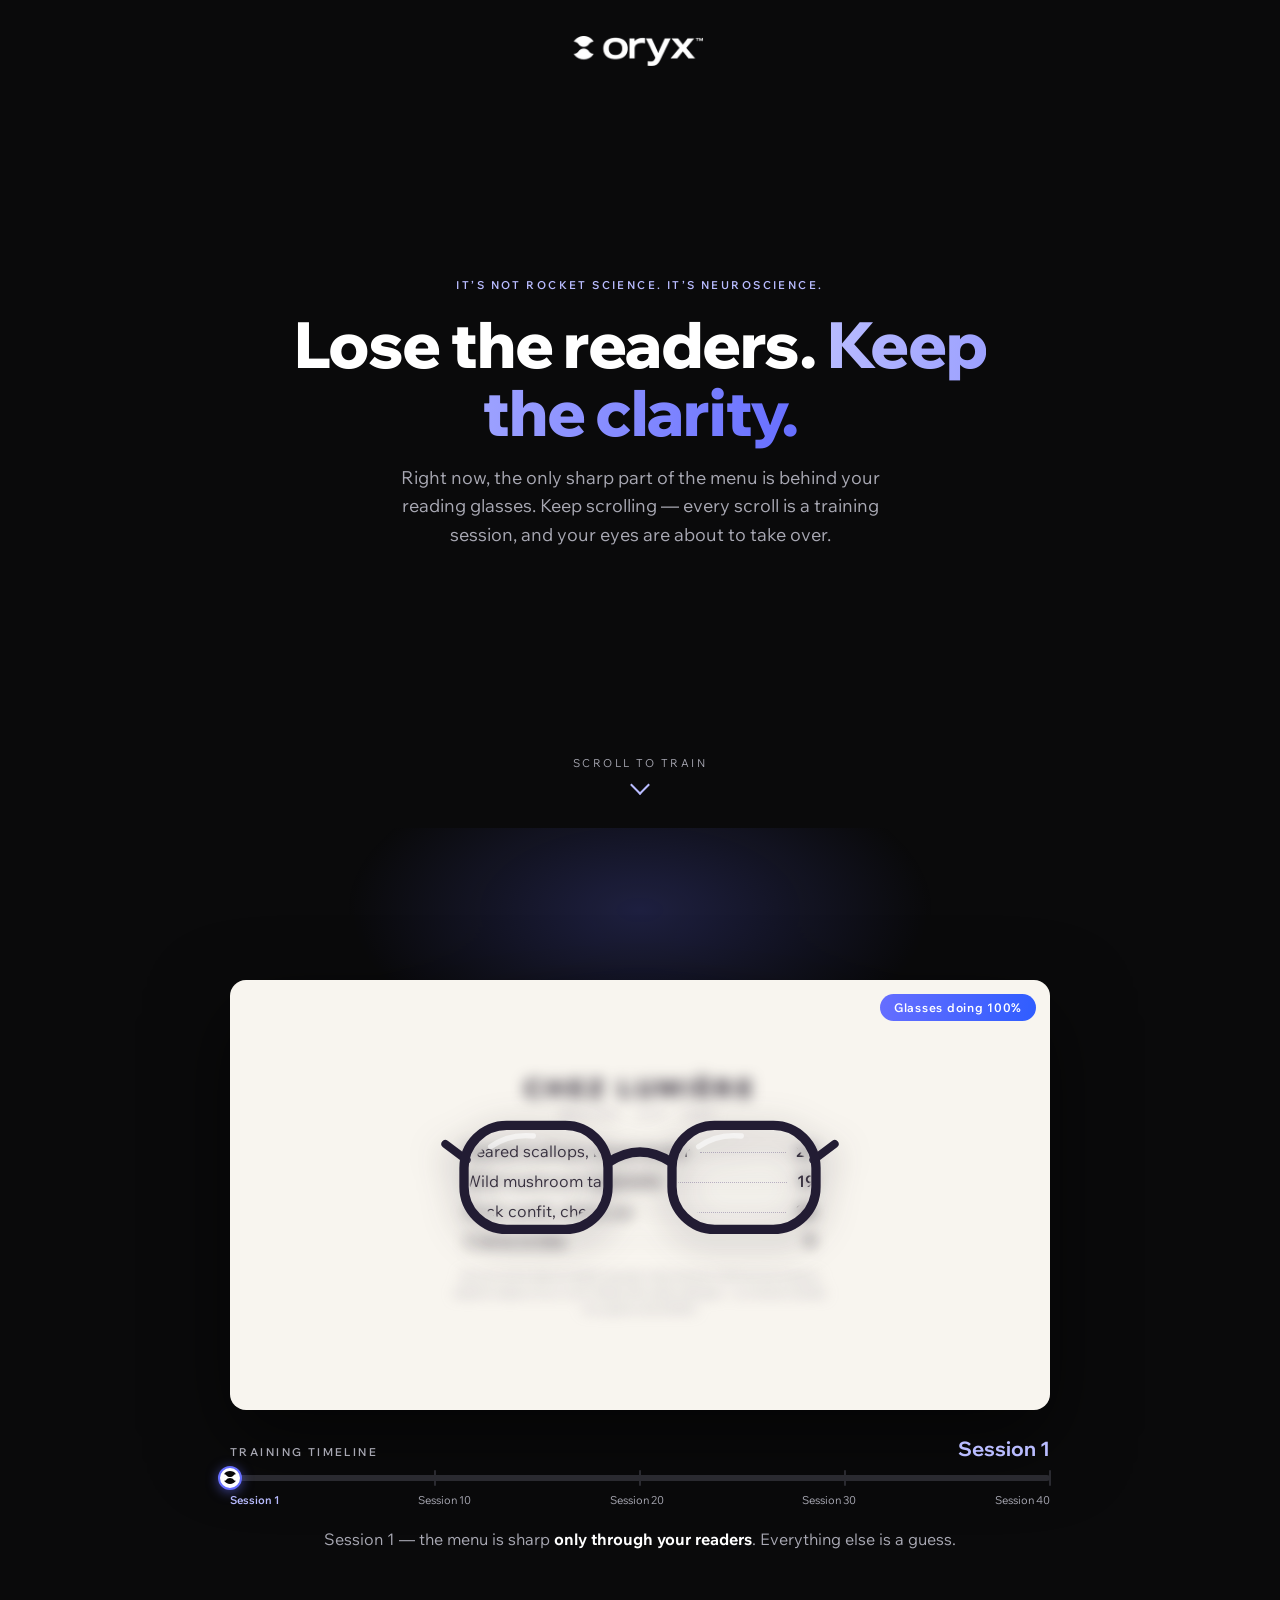
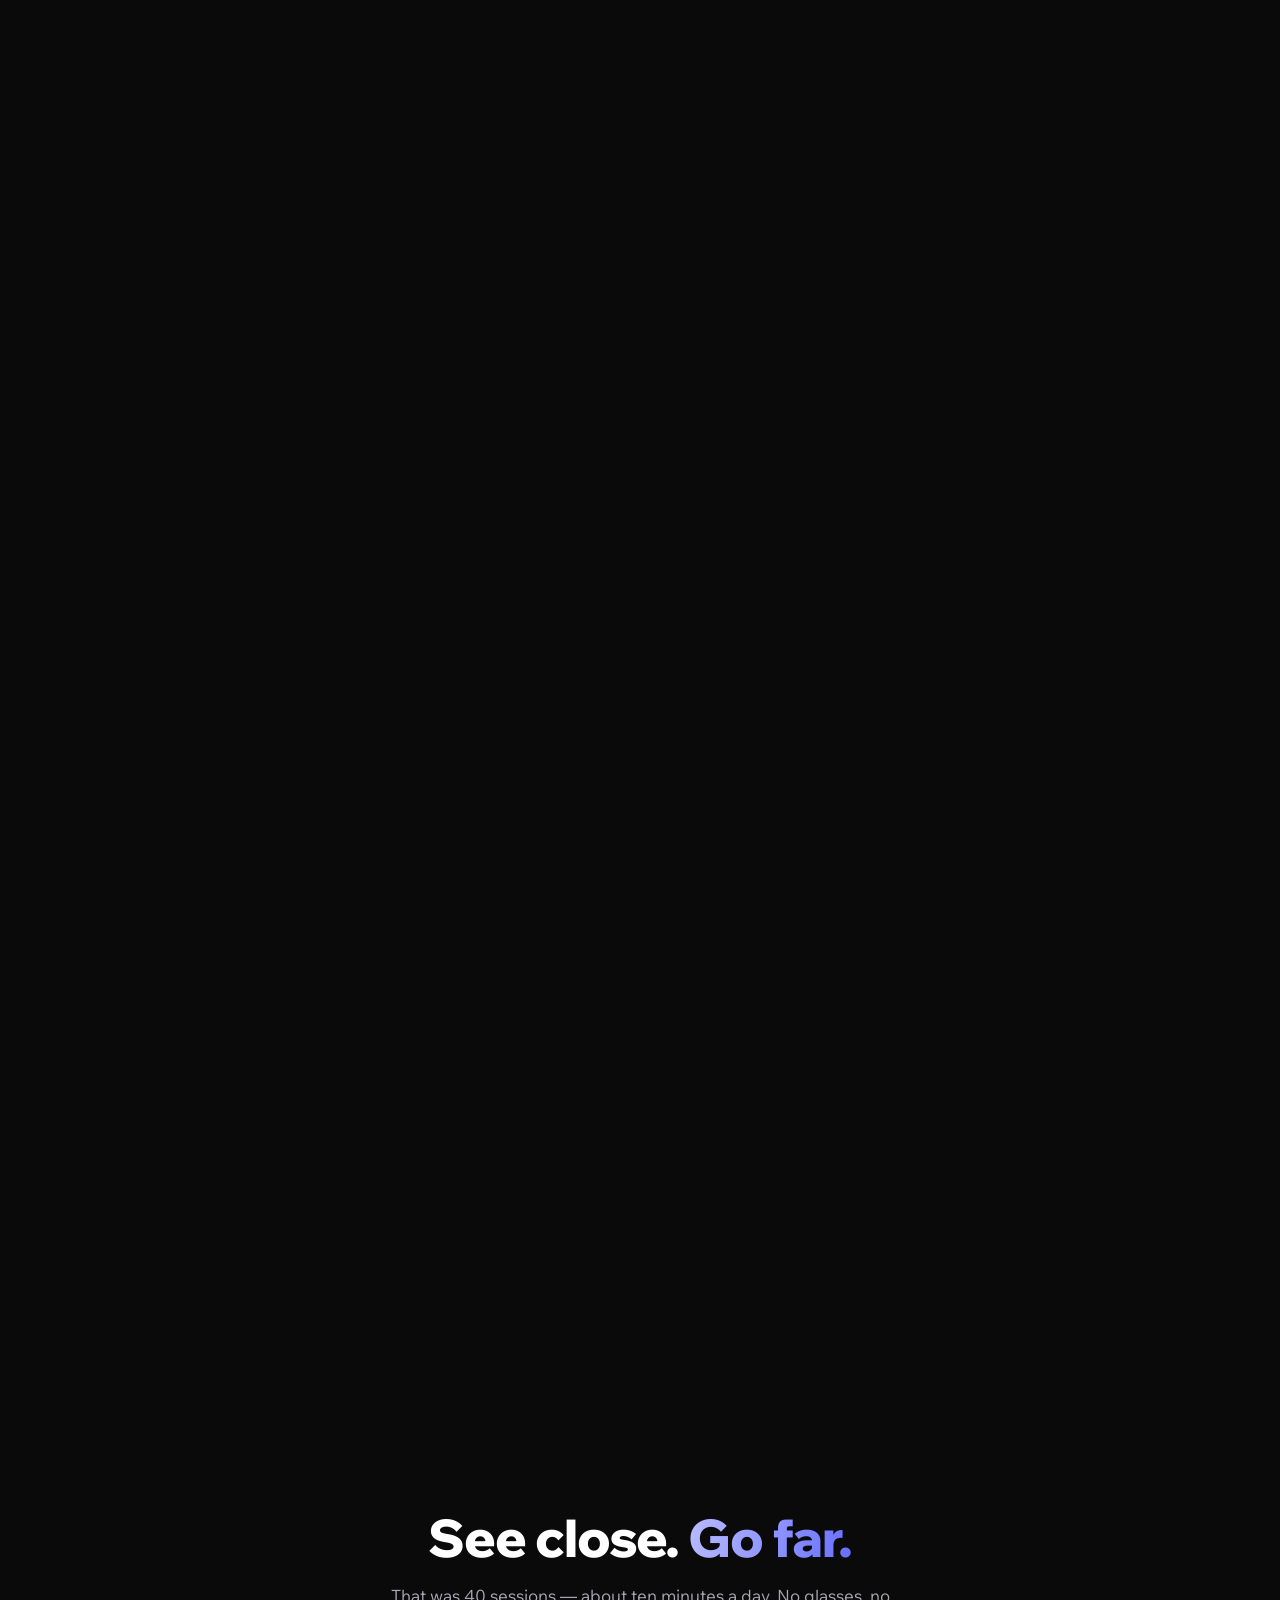
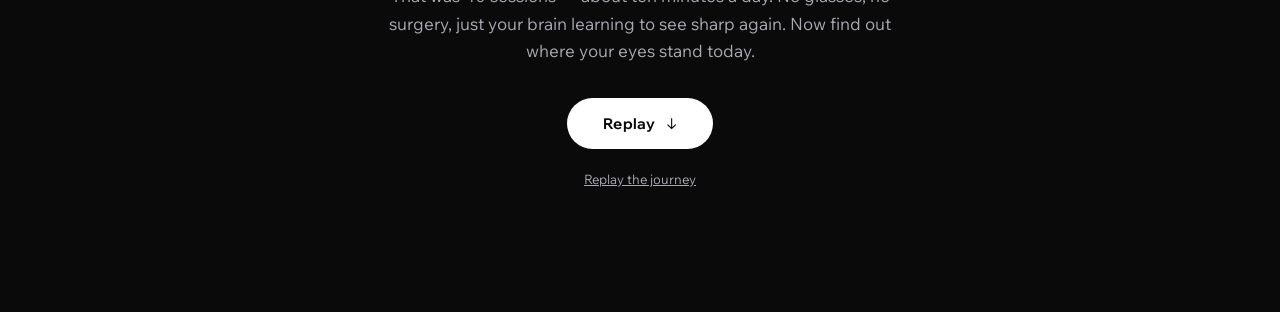
<file: widgets/scroll-journey/index.html>
<!DOCTYPE html>
<html lang="en">
<head>
<meta charset="UTF-8" />
<meta name="viewport" content="width=device-width, initial-scale=1.0" />
<title>oryx — Scroll yourself sharp</title>
<link rel="preconnect" href="https://fonts.googleapis.com" />
<link rel="preconnect" href="https://fonts.gstatic.com" crossorigin />
<link href="https://fonts.googleapis.com/css2?family=Wix+Madefor+Display:wght@400;600;700;800&family=Wix+Madefor+Text:wght@400;500&display=swap" rel="stylesheet" />
<link rel="stylesheet" href="scroll-journey.css" />
<style>
  /* Globals + shared colour tokens (provided by the host site when embedded;
     defined here so the standalone page is self-contained). */
  :root {
    --bg: #0a0a0b; --ink: #ffffff; --ink-soft: #a8a8b3;
    --lilac: #b9bcff; --violet: #666eff; --violet-deep: #2f5dff;
    --track: #2a2a30; --paper: #f8f5ef; --paper-ink: #2b2433;
  }
  * { box-sizing: border-box; margin: 0; padding: 0; }
  html { scroll-behavior: smooth; }
  body { font-family: "Wix Madefor Text", "Helvetica Neue", system-ui, sans-serif; background: var(--bg); color: var(--ink); }
</style>
</head>
<body>
  <div id="journey"></div>
  <script src="scroll-journey.js"></script>
  <script>
    // Standalone: the outro CTA just replays (no assessment section on this page).
    OryxJourney.mount('#journey', { nextHref: '#journey', nextLabel: 'Replay', logoSrc: '../../assets/oryx-logo.png' });
  </script>
</body>
</html>
</file>
<file: widgets/scroll-journey/scroll-journey.css>
/* Scroll-journey widget — "Scroll yourself sharp".
   Component styles scoped under .oryx-journey. Global resets, body and the shared
   colour variables live in the host site's CSS (assets/site.css), which defines
   --bg, --ink, --ink-soft, --lilac, --violet, --violet-deep, --track, --paper, --paper-ink. */

.oryx-journey { position: relative; }

/* ---------- Intro ---------- */
.oryx-journey .intro {
  min-height: 92vh;
  min-height: 92dvh;
  display: flex;
  flex-direction: column;
  align-items: center;
  justify-content: center;
  text-align: center;
  padding: 40px 20px;
  position: relative;
}
.oryx-journey .wordmark {
  position: absolute;
  top: 36px;
  left: 50%;
  transform: translateX(-50%);
  font-family: "Wix Madefor Display", system-ui, sans-serif;
  font-size: 22px;
  font-weight: 700;
  letter-spacing: 0.02em;
  user-select: none;
}
/* white logo (transparent PNG) — sits cleanly on the black intro */
.oryx-journey .wordmark-img { height: 30px; width: auto; display: block; }
.oryx-journey .wordmark sup { color: var(--lilac); font-size: 0.9em; vertical-align: super; }

.oryx-journey .eyebrow {
  font-size: 11px;
  font-weight: 600;
  letter-spacing: 0.22em;
  text-transform: uppercase;
  color: var(--lilac);
  margin-bottom: 18px;
}

.oryx-journey .intro h1 {
  font-family: "Wix Madefor Display", system-ui, sans-serif;
  font-size: clamp(36px, 6vw, 64px);
  line-height: 1.06;
  font-weight: 800;
  letter-spacing: -0.02em;
  margin-bottom: 18px;
  max-width: 760px;
}
.oryx-journey .intro h1 .accent {
  background: linear-gradient(100deg, var(--lilac) 0%, var(--violet) 100%);
  -webkit-background-clip: text;
  background-clip: text;
  color: transparent;
}
.oryx-journey .intro p {
  color: var(--ink-soft);
  font-size: 18px;
  line-height: 1.6;
  max-width: 540px;
}

.oryx-journey .scroll-hint {
  position: absolute;
  bottom: 36px;
  display: flex;
  flex-direction: column;
  align-items: center;
  gap: 8px;
  font-size: 11px;
  letter-spacing: 0.22em;
  text-transform: uppercase;
  color: var(--ink-soft);
}
.oryx-journey .scroll-hint .chevron {
  width: 14px;
  height: 14px;
  border-right: 2px solid var(--lilac);
  border-bottom: 2px solid var(--lilac);
  transform: rotate(45deg);
  animation: oxj-bob 1.6s ease-in-out infinite;
}
@keyframes oxj-bob {
  0%, 100% { transform: rotate(45deg) translate(0, 0); opacity: 1; }
  50%      { transform: rotate(45deg) translate(5px, 5px); opacity: 0.45; }
}

/* ---------- Scroll journey ---------- */
.oryx-journey .journey {
  position: relative;
  height: 420vh;   /* scroll distance = the 40 sessions */
}
.oryx-journey .sticky {
  position: sticky;
  top: 0;
  height: 100vh;
  height: 100dvh;
  display: flex;
  flex-direction: column;
  align-items: center;
  justify-content: center;
  gap: 26px;
  padding: 24px 20px;
  overflow: hidden;
}
.oryx-journey .sticky::before {
  content: "";
  position: absolute;
  top: -12%;
  left: 50%;
  transform: translateX(-50%);
  width: 720px;
  height: 380px;
  background: radial-gradient(420px 220px at 50% 50%, rgba(102, 110, 255, 0.22), transparent 70%);
  pointer-events: none;
}

.oryx-journey .vision-stage {
  position: relative;
  width: min(820px, 100%);
  height: min(54vh, 430px);
  height: min(52dvh, 430px);
  border-radius: 16px;
  background: var(--paper);
  overflow: hidden;
  box-shadow: 0 30px 80px rgba(0, 0, 0, 0.55);
}
.oryx-journey .menu-layer {
  position: absolute;
  inset: 0;
  display: flex;
  align-items: center;
  justify-content: center;
  padding: 30px 24px;
}
.oryx-journey .menu-card {
  width: 100%;
  max-width: 460px;
  text-align: center;
  color: var(--paper-ink);
  user-select: none;
}
.oryx-journey .menu-card .restaurant {
  font-family: "Wix Madefor Display", serif;
  font-size: clamp(17px, 2.6vw, 24px);
  font-weight: 800;
  letter-spacing: 0.18em;
  margin-bottom: 4px;
}
.oryx-journey .menu-card .sub {
  font-size: 11px;
  letter-spacing: 0.3em;
  text-transform: uppercase;
  color: #8a8090;
  margin-bottom: 20px;
}
.oryx-journey .menu-card .dish {
  display: flex;
  justify-content: space-between;
  align-items: baseline;
  gap: 10px;
  font-size: clamp(13px, 1.8vw, 15.5px);
  margin: 0 auto 10px;
  max-width: 350px;
}
.oryx-journey .menu-card .dish .dots {
  flex: 1;
  border-bottom: 1.5px dotted #b9b0c2;
  transform: translateY(-4px);
}
.oryx-journey .menu-card .dish .price { font-weight: 600; }
.oryx-journey .menu-card .fineprint {
  margin-top: 18px;
  font-size: 10px;
  line-height: 1.6;
  color: #97909e;
  max-width: 380px;
  margin-left: auto;
  margin-right: auto;
}

.oryx-journey #blurryLayer { filter: blur(7px); will-change: filter; }
.oryx-journey #sharpLayer  { will-change: opacity; }

.oryx-journey #glasses {
  position: absolute;
  pointer-events: none;
  filter: drop-shadow(0 10px 18px rgba(43, 36, 51, 0.35));
  will-change: transform, opacity;
  z-index: 3;
}

.oryx-journey .acuity-badge {
  position: absolute;
  top: 14px;
  right: 14px;
  font-size: 12px;
  font-weight: 600;
  letter-spacing: 0.06em;
  color: #fff;
  background: linear-gradient(100deg, var(--violet) 0%, var(--violet-deep) 100%);
  padding: 6px 14px;
  border-radius: 999px;
  font-variant-numeric: tabular-nums;
  z-index: 4;
}

/* ---------- HUD: rail + beats ---------- */
.oryx-journey .hud { width: min(820px, 100%); z-index: 2; }
.oryx-journey .hud-top {
  display: flex;
  justify-content: space-between;
  align-items: baseline;
  margin-bottom: 14px;
}
.oryx-journey .rail-label {
  font-family: "Wix Madefor Display", system-ui, sans-serif;
  font-size: 11px;
  font-weight: 600;
  text-transform: uppercase;
  letter-spacing: 0.22em;
  color: var(--ink-soft);
}
.oryx-journey .session-label {
  font-family: "Wix Madefor Display", system-ui, sans-serif;
  font-size: 20px;
  font-weight: 700;
  color: var(--lilac);
  font-variant-numeric: tabular-nums;
}
.oryx-journey .rail {
  position: relative;
  height: 6px;
  border-radius: 999px;
  background: var(--track);
  overflow: visible;
}
.oryx-journey .rail .fill {
  position: absolute;
  inset: 0 auto 0 0;
  width: 0%;
  border-radius: 999px;
  background: linear-gradient(to right, var(--violet), var(--lilac));
  will-change: width;
}
.oryx-journey .rail .playhead {
  position: absolute;
  top: 50%;
  left: 0%;
  width: 24px;
  height: 24px;
  border-radius: 50%;
  transform: translate(-50%, -50%);
  background: #fff url("data:image/svg+xml,%3Csvg xmlns='http://www.w3.org/2000/svg' viewBox='19 18 26 29'%3E%3Cpath d='M39.9226 37.5509C38.6316 35.2096 35.5717 33.5632 32 33.5632C28.4283 33.5632 25.3684 35.2096 24.0774 37.5509C23.2561 39.0427 21.3481 40.0286 19.2085 40.0286H19C21.6682 44.209 26.493 47 32 47C37.507 47 42.3318 44.209 45 40.0286H44.7915C42.6519 40.0286 40.7439 39.0427 39.9226 37.5509ZM24.0774 27.4491C25.3684 29.7903 28.4283 31.4368 32 31.4368C35.5717 31.4368 38.6316 29.7903 39.9226 27.4491C40.7439 25.9573 42.6519 24.9714 44.7915 24.9714H45C42.3318 20.791 37.507 18 32 18C26.493 18 21.6682 20.791 19 24.9714H19.2085C21.3481 24.9714 23.2561 25.9573 24.0774 27.4491Z' fill='%230a0a0b'/%3E%3C/svg%3E") center / 60% no-repeat;
  border: 2.5px solid var(--violet);
  box-shadow: 0 2px 12px rgba(102, 110, 255, 0.55);
  will-change: left;
  z-index: 2;
}
.oryx-journey .rail .tick {
  position: absolute;
  top: -5px;
  width: 2px;
  height: 16px;
  border-radius: 2px;
  background: var(--track);
  transform: translateX(-50%);
  transition: background 200ms ease;
}
.oryx-journey .rail .tick.reached { background: var(--lilac); }
.oryx-journey .tick-labels {
  display: flex;
  justify-content: space-between;
  margin-top: 12px;
  font-size: 11px;
  color: var(--ink-soft);
}
.oryx-journey .tick-labels span { transition: color 200ms ease; }
.oryx-journey .tick-labels span.reached { color: var(--lilac); font-weight: 600; }

.oryx-journey .beat {
  margin-top: 20px;
  text-align: center;
  font-size: clamp(14px, 1.9vw, 16px);
  line-height: 1.55;
  color: var(--ink-soft);
  min-height: 50px;
  transition: opacity 250ms ease;
}
.oryx-journey .beat strong { color: var(--ink); }

/* ---------- Outro ---------- */
.oryx-journey .outro {
  min-height: 56vh;
  min-height: 56dvh;
  display: flex;
  flex-direction: column;
  align-items: center;
  justify-content: center;
  text-align: center;
  padding: 40px 20px 64px;
}
.oryx-journey .outro h2 {
  font-family: "Wix Madefor Display", system-ui, sans-serif;
  font-size: clamp(32px, 5vw, 52px);
  font-weight: 800;
  letter-spacing: -0.02em;
  line-height: 1.1;
  margin-bottom: 16px;
}
.oryx-journey .outro h2 .accent {
  background: linear-gradient(100deg, var(--lilac) 0%, var(--violet) 100%);
  -webkit-background-clip: text;
  background-clip: text;
  color: transparent;
}
.oryx-journey .outro p {
  color: var(--ink-soft);
  font-size: 17px;
  line-height: 1.6;
  max-width: 520px;
  margin-bottom: 34px;
}
.oryx-journey .cta {
  display: inline-flex;
  align-items: center;
  gap: 10px;
  border: none;
  background: #fff;
  color: #0a0a0b;
  font-family: "Wix Madefor Display", system-ui, sans-serif;
  font-size: 15px;
  font-weight: 700;
  letter-spacing: 0.02em;
  padding: 16px 36px;
  border-radius: 999px;
  cursor: pointer;
  text-decoration: none;
  transition: transform 150ms ease, box-shadow 150ms ease, background 150ms ease, color 150ms ease;
}
.oryx-journey .cta:hover {
  transform: translateY(-2px);
  box-shadow: 0 8px 26px rgba(185, 168, 249, 0.35);
}
.oryx-journey .cta:active { transform: translateY(0); }
.oryx-journey .cta .arrow { transition: transform 150ms ease; }
.oryx-journey .cta:hover .arrow { transform: translateX(4px); }

.oryx-journey .replay {
  margin-top: 22px;
  background: none;
  border: 0;
  cursor: pointer;
  color: var(--ink-soft);
  font-size: 13px;
  text-decoration: underline;
  font-family: inherit;
}
.oryx-journey .replay:hover { color: var(--ink); }

@media (prefers-reduced-motion: reduce) {
  .oryx-journey .scroll-hint .chevron { animation: none; }
  .oryx-journey .beat,
  .oryx-journey .tick,
  .oryx-journey .tick-labels span,
  .oryx-journey .cta,
  .oryx-journey .cta .arrow { transition: none; }
}
@media (max-height: 600px) {
  .oryx-journey .vision-stage { height: 46vh; height: 46dvh; }
  .oryx-journey .beat { min-height: 38px; margin-top: 12px; }
}
@media (max-width: 560px) {
  .oryx-journey .sticky { gap: 18px; padding: 16px 14px; }
  .oryx-journey .menu-card .fineprint { font-size: 9px; margin-top: 12px; }
  .oryx-journey .hud-top { margin-bottom: 10px; }
  .oryx-journey .session-label { font-size: 17px; }
  .oryx-journey .tick-labels { font-size: 9.5px; }
  .oryx-journey .beat { font-size: 13.5px; min-height: 44px; margin-top: 14px; }
}
</file>
